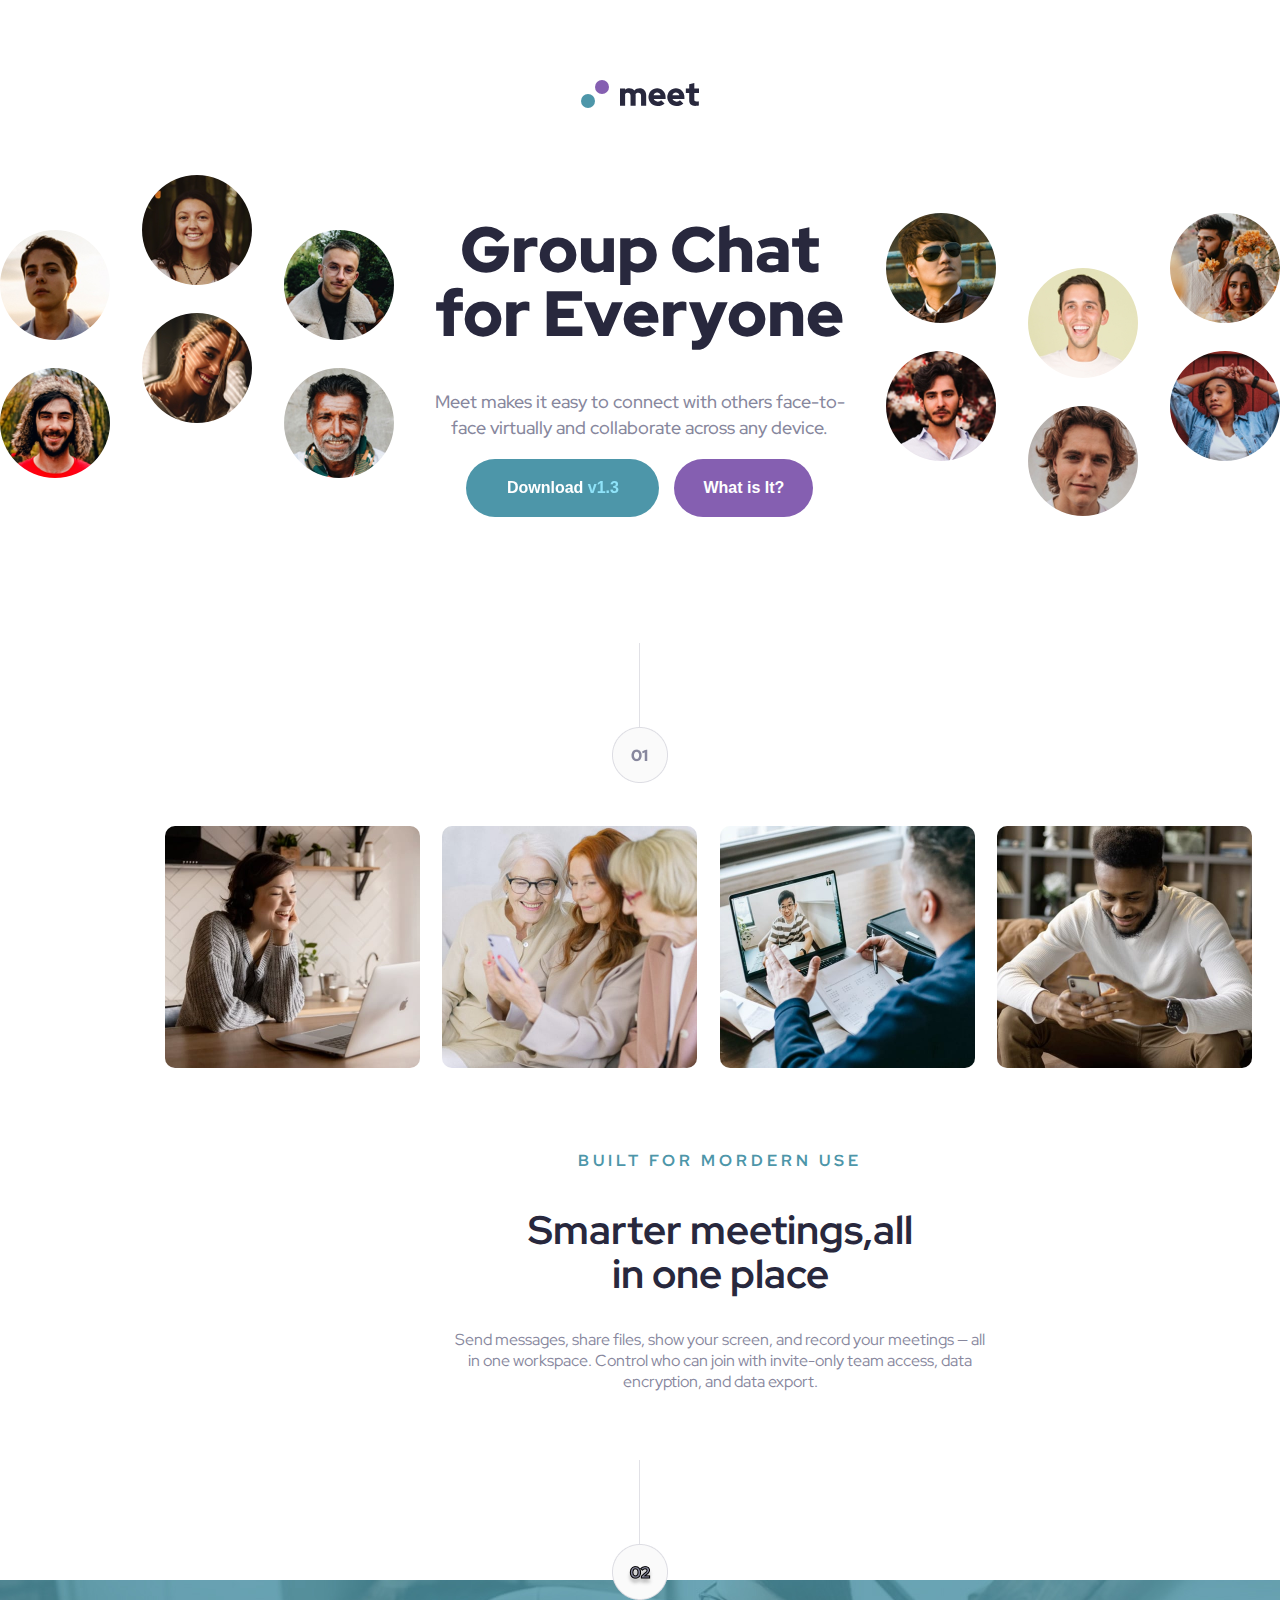
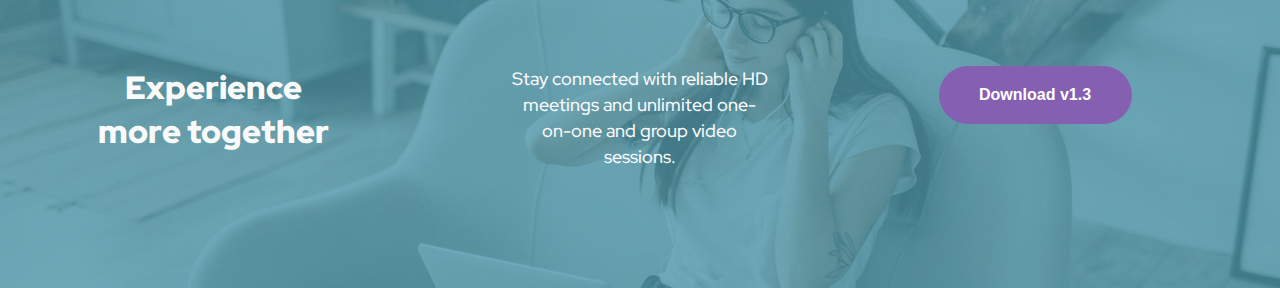
<file: index.html>
<!DOCTYPE html>
<html lang="en">

<head>
  <link href="https://fonts.googleapis.com/css2?family=Red+Hat+Display&display=swap" rel="stylesheet" />
  <link href="https://fonts.googleapis.com/css2?family=Red+Hat+Display:wght@900&display=swap" rel="stylesheet" />
  <meta charset="UTF-8" />
  <meta name="viewport" content="width=device-width, initial-scale=1.0" />
  <link rel="stylesheet" href="style.css" />

  <link rel="icon" type="image/png" sizes="32x32" href="./assets/favicon-32x32.png" />

  <title>Frontend Mentor | Meet landing page</title>
</head>

<body>
  <div class="main">
    <div class="logo"><img class="meetlogo" src="assets/logo.svg" alt="logo" /></div>

    <div class="hero-section">
        
      <div class="column1">
        <img src="assets/desktop/image-hero-left.png" alt="hero image " />
      </div>
      <div class="column1-tablet"> 
      <img class="heroImage-tablet" src="assets/tablet/image-hero.png" alt="hero image tablet" />
      </div>
      <div class="column2">
        <h1 class="headline-main">Group Chat <br />for Everyone</h1>
        <p class="main-paragraph">
          Meet makes it easy to connect with others face-to-face virtually and
          collaborate across any device.
        </p>
        <div class="buttons">
        <button class="button-one">
          Download <span class="version">v1.3</span>
        </button>
        <button class="what-btn">What is It?</button>
        </div>
      </div>
      <div class="column3">
        <img src="assets/desktop/image-hero-right.png" alt="hero image" />
      </div>
    </div>

    <div class="divider">
      <img class="icon-divider1" src="assets/desktop/icon1.png" alt="divider-icon" />
    </div>

    <div class="products-section">
      <div class="first-product">
        <img class="first-image" src="assets/desktop/image-woman-in-videocall.jpg" alt="woman in video call" />
      </div>
      <div class="second-product">
        <img class="second-image" src="assets/desktop/image-women-videochatting.jpg" alt="woman video chatting" />
      </div>
      <div class="third-product">
        <img class="thrid-image" src="assets/desktop/image-men-in-meeting.jpg" alt="men in a meeting" />
      </div>
      <div class="fourth-product">
        <img class="fourth-image" src="assets/desktop/image-man-texting.jpg" alt="man video texting" />
      </div>
    </div>

    <div class="purpose-section">
      <h3 class="subheading">BUILT FOR MORDERN USE</h3>
      <h2 class="headline">
        Smarter meetings,all</br> 
        in one place
      </h2>
      <div class="purpose-content"> <p class="paragraph-text">
        Send messages, share files, show your screen, and record your meetings
        — all in one workspace. Control who can join with invite-only team
        access, data encryption, and data export.
      </p></div>
    </div>

    <div class="divider" class="divider2" >
      <img class="icon-divider2" src="assets/desktop/icon2.png" alt="divider-icon" />
    </div>

    <footer class="footer">
      <div class="footer-column1">
        <div class="footer-headline"><h2 class="footer-header">Experience more together</h2>
      </div>
    </div>
      <div class="footer-column2">
        <p>
          Stay connected with reliable HD meetings and unlimited one-on-one
          and group video sessions.
        </p>
      </div>
      <div class="footer-column3">
        <button>Download <span class="footer-version">v1.3</span></button>
      </div>
    </footer>
  </div>




</body>

</html>
</file>
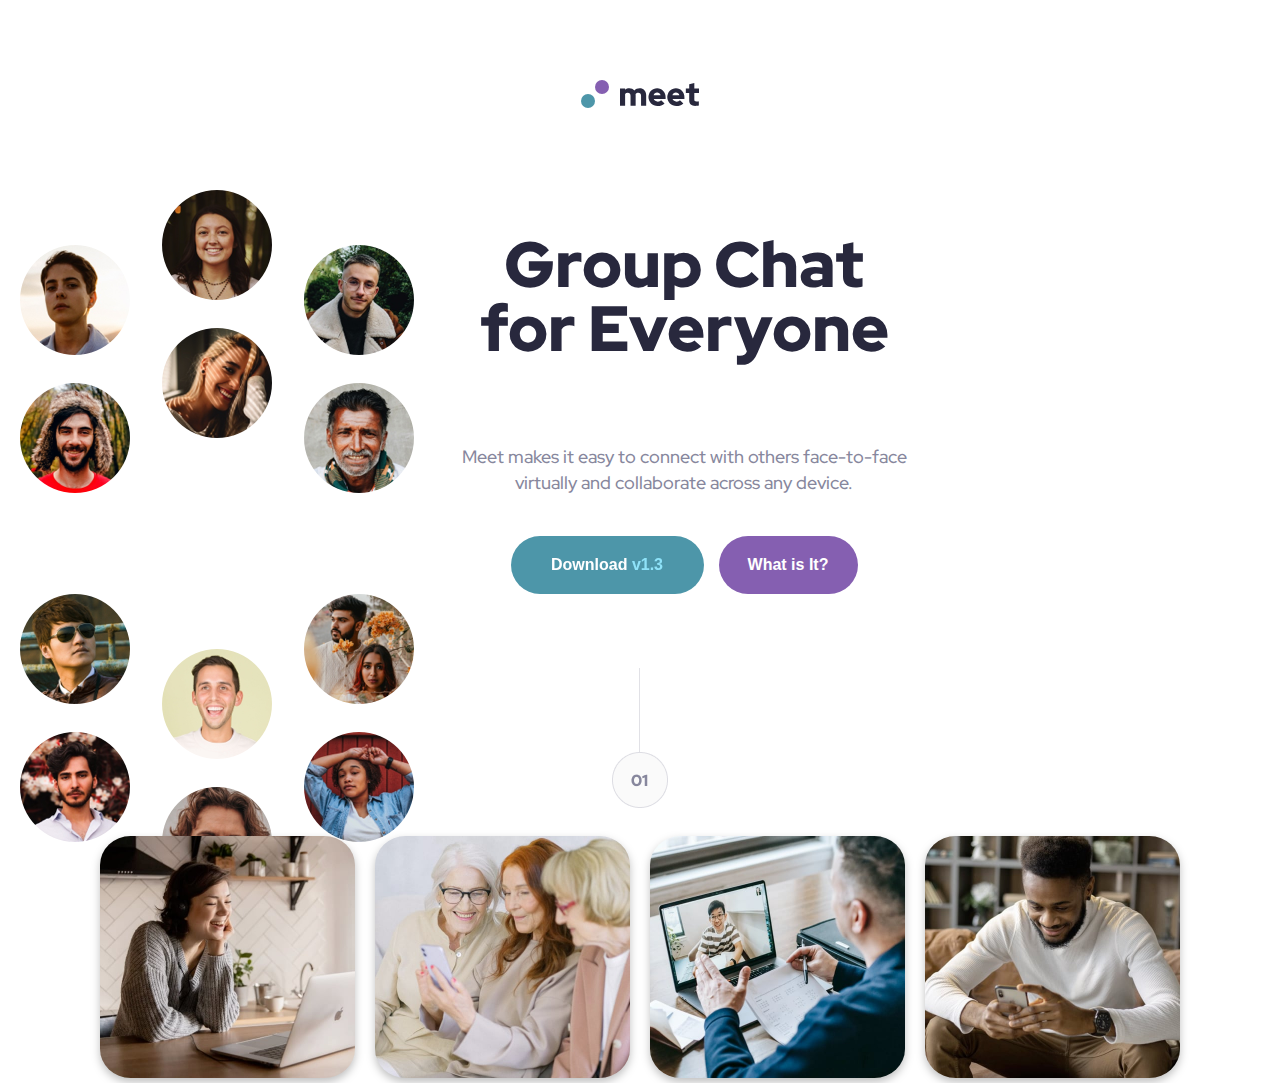
<file: new.html>
<!DOCTYPE html>
<html lang="en">

<head>
  <link href="https://fonts.googleapis.com/css2?family=Red+Hat+Display&display=swap" rel="stylesheet" />
  <link href="https://fonts.googleapis.com/css2?family=Red+Hat+Display:wght@900&display=swap" rel="stylesheet" />
  <meta charset="UTF-8" />
  <meta name="viewport" content="width=device-width, initial-scale=1.0" />
  <link rel="stylesheet" href="new.css" />

  <link rel="icon" type="image/png" sizes="32x32" href="./assets/favicon-32x32.png" />

  <title>Frontend Mentor | Meet landing page</title>
</head>

<body>
  <!-- <div class="main">
    <div class="logo"><img class="meetlogo" src="assets/logo.svg" alt="logo" /></div>

    <div class="hero-section">
        
      <div class="column1">
        <img src="assets/desktop/image-hero-left.png" alt="hero image " />
      </div>
      <div class="column1-tablet"> 
      <img class="heroImage-tablet" src="assets/tablet/image-hero.png" alt="hero image tablet" />
      </div>
      <div class="column2">
        <h1 class="headline-main">Group Chat <br />for Everyone</h1>
        <p class="main-paragraph">
          Meet makes it easy to connect with others face-to-face virtually and
          collaborate across any device.
        </p>
        <button class="button-one">
          Download <span class="version">v1.3</span>
        </button>
        <button class="what-btn">What is It?</button>
      </div>
      <div class="column3">
        <img src="assets/desktop/image-hero-right.png" alt="hero image" />
      </div>
    </div>

    <div class="divider">
      <img class="icon-divider1" src="assets/desktop/icon1.png" alt="divider-icon" />
    </div>

    <div class="products-section">
      <div class="first-product">
        <img class="first-image" src="assets/desktop/image-woman-in-videocall.jpg" alt="woman in video call" />
      </div>
      <div class="second-product">
        <img class="second-image" src="assets/desktop/image-women-videochatting.jpg" alt="woman video chatting" />
      </div>
      <div class="third-product">
        <img class="thrid-image" src="assets/desktop/image-men-in-meeting.jpg" alt="men in a meeting" />
      </div>
      <div class="fourth-product">
        <img class="fourth-image" src="assets/desktop/image-man-texting.jpg" alt="man video texting" />
      </div>
    </div>

    <div class="purpose-section">
      <h3 class="subheading">BUILT FOR MORDERN USE</h3>
      <h2 class="headline">
        Smarter meetings, all<br />
        in one place
      </h2>
      <p class="paragraph-text">
        Send messages, share files, show your screen, and record your meetings
        — all in one workspace. Control who can join with invite-only team
        access, data encryption, and data export.
      </p>
    </div>

    <div class="divider" class="divider2" >
      <img class="icon-divider2" src="assets/desktop/icon2.png" alt="divider-icon" />
    </div>

    <footer class="footer">
      <div class="footer-column1">
        <h2 class="footer-header">Experience more together</h2>
      </div>
      <div class="footer-column2">
        <p>
          Stay connected with reliable HD meetings and unlimited one-on-one
          and group video sessions.
        </p>
      </div>
      <div class="footer-column3">
        <button>Download <span class="footer-version">v1.3</span></button>
      </div>
    </footer>
  </div> -->

  <div class="main">
    <div class="head">
      <img class="meetlogo" src="assets/logo.svg" alt="logo" />
    </div>
    <div class="hero-section">
      <div class="first-section">
        <img class="Desktop-Hero-Image" src="assets/desktop/image-hero-left.png" alt="">
        <img class="Tablet-Image" src="assets/tablet/image-hero.png" alt="">
      </div>
      <div class="second-section">
        <h1 class="headline-main">Group Chat <br />for Everyone</h1>
        <p class="main-paragraph">
          Meet makes it easy to connect with others face-to-face virtually and
          collaborate across any device.
        </p>
        <div class="buttons">
          <button class="button-one">
            Download <span class="version">v1.3</span>
          </button>
          <button class="what-btn">What is It?</button>
        </div>
      </div>
      <div class="third-section">
        <img class="Desktop-Hero-Image" src="assets/desktop/image-hero-right.png" alt="hero image" />
      </div>
    </div>
  </div>
  <div class="divider">
    <img class="icon-divider1" src="assets/desktop/icon1.png" alt="divider-icon" />
  </div>

  <div class="products-section">
    <div class="first-product">
      <img class="first-image product-img" src="assets/desktop/image-woman-in-videocall.jpg" alt="woman in video call" />
    </div>
    <div class="second-product">
      <img class="second-image product-img" src="assets/desktop/image-women-videochatting.jpg" alt="woman video chatting" />
    </div>
    <div class="third-product">
      <img class="thrid-image product-img" src="assets/desktop/image-men-in-meeting.jpg" alt="men in a meeting" />
    </div>
    <div class="fourth-product">
      <img class="fourth-image product-img" src="assets/desktop/image-man-texting.jpg" alt="man video texting" />
    </div>
  </div>
  <!-- <div class="purpose-section">
    <h3 class="subheading">BUILT FOR MORDERN USE</h3>
    <h2 class="headline">
      Smarter meetings, all<br />
      in one place
    </h2>
    <p class="paragraph-text">
      Send messages, share files, show your screen, and record your meetings
      — all in one workspace. Control who can join with invite-only team
      access, data encryption, and data export.
    </p>
  </div> -->

  <!-- <div class="divider" class="divider2" >
    <img class="icon-divider2" src="assets/desktop/icon2.png" alt="divider-icon" />
  </div> -->

  </div>
</body>

</html>
</file>
<file: style.css>
body {
  padding: 0;
  margin: 0;
  font-family: "Red Hat Display";
}

.logo {
  margin-top: 80px;
  margin-bottom: 62px;
  text-align: center;
}

.column1-tablet {
  display: none;
}

.hero-section {
  display: flex;
  height: 358px;
  margin-bottom: 110px;
}

.headline-main {
  color: #28283d;
  font-style: normal;
  font-weight: 900;
  font-size: 64px;
  line-height: 64px;
  text-align: center;
}

.main-paragraph {
  font-style: normal;
  font-weight: 500;
  font-size: 18px;
  line-height: 26px;

  text-align: center;

  color: #87879d;
}

.button-one {
  filter: drop-shadow(0px 8px 4px rgba(255, 255, 255, 0.25));
  width: 193px;
  height: 58px;
  background: #4d96a9;
  border-radius: 29px;
  color: white;
  font-style: normal;
  font-weight: 900;
  font-size: 16px;
  line-height: 26px;
  margin-right: 12px;
  border: none;
}

.version {
  color: #8fe3f9;
}

.what-btn {
  width: 139px;
  height: 58px;
  background: #855fb1;
  border: none;
  border-radius: 29px;
  color: white;
  font-style: normal;
  font-weight: 900;
  font-size: 16px;
  line-height: 26px;
}

.column1 {
  width: 33.33%;
  text-align: left;
}

.column2 {
  width: 33.33%;
  /* for 3 equal-width columns */
  text-align: center;
}

.column3 {
  margin-top: 3%;
  text-align: right;
  width: 33.33%;
}

.divider {
  text-align: center;
}

.purpose-section {
  width: 540px;
  height: 240px;
  text-align: center;
  margin: auto;
  margin-bottom: 72px;
  margin-top: -5%;
}

/*
Products Section
*/

.products-section img {
  width: 255px;
  height: 242px;

  /* filter: drop-shadow(0px 4px 4px rgba(0, 0, 0, 0.25)); */
  border-radius: 10px;
}

.products-section {
  display: flex;
  /* or display: grid */
  height: 242px;
  text-align: center;
  margin-top: 3%;
  width: 1110px;
  margin-left: 12%;
}

.first-product {
  width: 25%;
  border-radius: 10%;
}

.second-product {
  width: 25%;
  border-radius: 10%;
}

.third-product {
  width: 25%;
  border-radius: 10%;
}

.fourth-product {
  width: 25%;
  border-radius: 10%;
}

.purpose-section {
  width: 540px;
  height: 240px;
  text-align: center;
  margin-left: 450px;
  margin-top: 80px;
}

.purpose-section p {
  color: #87879d;
}

.subheading {
  font-size: 16px;
  line-height: 26px;
  letter-spacing: 4px;
  color: #4d96a9;
}

.headline {
  font-size: 40px;
  line-height: 44px;
  text-align: center;
  color: #28283d;
  text-align: center;
}

.icon-divider2 {
  margin-bottom: -25px;
}

.footer {
  display: flex;
  /* or display: grid */
  height: 308px;
  background-image: url("assets/desktop/footer.jpg");
}

.footer-column1 {
  width: 33.33%;

  text-align: center;
}

.footer-column1 h2 {
  font-size: 32px;
  line-height: 44px;
  color: #fafafa;
  text-align: center;
  font-weight: 900;
  margin: 20%;
}

.footer-column2 p {
  font-size: 18px;
  color: #fafafa;
  text-align: center;
  font-weight: 500;
  margin: 20%;
  font-style: medium;
  line-height: 26px;
}

.footer-column3 button {
  width: 193px;
  height: 58px;
  border-radius: 29px;
  background-color: #855fb1;
  text-align: center;
  color: white;
  font-size: 16px;
  font-weight: 900;
  margin: 20%;
  border: none;
}

.footer-column2 {
  width: 33.33%;
}

.footer-column3 {
  width: 33.33%;
}

@media (max-width: 768px) {
  body {
    display: flex;
    margin: 0;
  }

  .logo {
    text-align: center;
  }

  .hero-section {
   display: inline-block;
  }

  .column1-tablet {
    display: inline;
    width: 830px;
    /* text-align: left; */
  }

  .heroImage-tablet {
    
    display: flex;
    justify-content: center;
    align-items: center;
    width: 830px;
    height: 303px;
    margin: auto;
  }

  .column1 {
    display: none;
  }

  .column2 {
    width: 457px;
    height: 262px;
    text-align: center;
    margin: auto;
    margin-top: 72px;
    margin-bottom: 80px;
  }

  .headline-main {
    color: #28283d;
    font-style: normal;
    font-weight: 900;
    font-size: 48px;
    line-height: 48px;
    text-align: center;
    margin-bottom: 24px;
  }

  .main-paragraph {
    font-style: normal;
    font-weight: 500;
    font-size: 16px;
    line-height: 26px;
  
    text-align: center;
  
    color: #87879d;
    width: 457px;
    height: 52px;
    margin-bottom: 32px;
  }

  .column3 {
    display: none;
  }

  .button-one {
    width: 193px;
    height: 58px;
    font-size: 16px;
    line-height: 26px;
    border-radius: 29px;
  }

  .what-btn {
    width: 139px;
    height: 58px;
    font-size: 16px;
    border-radius: 29px;
  }

  /* .buttons {
    display: flex;
    flex-direction: column;
    gap: 13px;
    align-items: center;
  } */

  .icon-divider1 {
    margin-top: 104px;
    margin-bottom: 64px;
  }

  .products-section {
    display: flex;
    gap: 11px;
    margin: auto;
    width: 689px;
    height: 156px;
    margin-bottom: 48px;
  }

  .products-section img {
    width: 164px;
    height: 156px;
    margin: auto;
    filter: drop-shadow(0px 4px 4px rgba(0, 0, 0, 0.25));
    border-radius: 10px;
  }

  .purpose-section {
    text-align: center;
    margin-top: 80px;
    margin: auto;
    width: 573px;
    height: 240px;
  }


  .subheading {
    margin: auto;
    font-size: 16px;
    line-height: 26px;
    font-weight: 900;
    letter-spacing: 4px;
    color: #4d96a9;
    width: 296px;
    height: 26px;
    text-align: center;
    margin-bottom: 16px;
  }

  .headline {
  margin: auto;
    font-size: 40px;
    line-height: 44px;
    text-align: center;
    color: #28283d;
    text-align: center;
    width: 445px;
    height: 88px;
    margin-top: 24px;
    margin-bottom: 32px;
  }

  /* .purpose-content{
  width: 330px;
margin-left: 40px; 
 height: auto;
 text-align: center;
} */

  .purpose-section p {
    margin: 0;
    color: #87879d;
    font-size: 16px;
    font-weight: 500;
    line-height: 26px;
    text-align: center;
    width: 573px;
    height: 78px;
    margin-bottom: 80px;
  }



  .footer {
    display: flex;
    flex-direction: column;
    justify-content: center;
    align-items: center;
    background-image: url("assets/desktop/footer.jpg");
    text-align: center;
    width: 100%;
    height: 482px;
    margin: auto;
    background-size: cover;
    background-position: center;

    align-items: center;
  }



  .footer-column1 h2 {
    margin: auto;
    font-size: 40px;
    line-height: 44px;
    color: #fafafa;
    font-weight: 900;
     width: 457px;

     margin-left: -80px;
     margin-top: 92px;
    /* height: 88px; */
   
    
  }

  .footer-column2 p {
    font-size: 18px;
    color: #fafafa;
    margin: auto;
     font-style: medium;
    line-height: 26px;
    width: 573px;
    height: 52px;
    font-weight: 500;
    margin-top: 32px; 
    margin-left: -120px;
    margin-bottom: 40px;
  }

  .footer-column3 button {
    margin-top: 40px;
    font-size: 16px;
    width: 193px;
    height: 58px;
    border-radius: 49px;
    background-color: #855fb1;
    text-align: center;
    color: white;
    margin: auto;
    font-weight: 900;
  
  }

  .footer-version {
    color: #d9b8ff;
  }



}

@media (max-width: 567px) {
  .main {
    margin: 0;
    padding: 0;
    border: 0;
  }

  .heroImage-tablet {
    margin: 0;
    width: 100%;
    height: auto;
    border: none;
  }

  .logo {
    margin-top: 50px;
    margin-bottom: 62px;
    text-align: center;
  }

  .column2 {
    width: 100%;
    margin: 0;
    display: flex;
    flex-direction: column;
    align-items: center;
  }

  .icon-divider1 {
    margin-top: 104px;
    margin-bottom: 64px;
  }

  .headline-main {
    color: #28283d;
    /* font-style: normal; */
    font-weight: 900;
    font-size: 40px;
    line-height: 44px;
    text-align: center;
    width: 327px;
    height: 88px;
  }

  .main-paragraph {
    font-size: 16px;
    font-weight: 500;
    line-height: 26px;
    width: 327px;
    height: 78px;
  }

  .button-one {
    width: 193px;
    height: 58px;
    font-size: 16px;
    line-height: 26px;
    border-radius: 29px;
  }

  .what-btn {
    width: 139px;
    height: 58px;
    font-size: 16px;
    border-radius: 29px;
  }

  .buttons {
    display: flex;
    flex-direction: column;
    gap: 13px;
    align-items: center;
  }

  .products-section {
    width: 327px;
    height: 310px;

    display: flex;
    justify-content: space-between;
    align-content: space-between;
    flex-direction: row;
    flex-wrap: wrap;
    /* margin-bottom: 100px; */
    margin: auto;
  }

  .first-product {
    width: 151px;
    height: 143px;
  }

  .second-product {
    width: 151px;
    height: 143px;
  }

  .third-product {
    width: 151px;
    height: 143px;
  }

  .fourth-product {
    width: 151px;
    height: 143px;
  }

  .products-section img {
    width: 151px;
    height: 143px;

    filter: drop-shadow(0px 4px 4px rgba(0, 0, 0, 0.25));
    border-radius: 10px;
  }

  .subheading {
    font-size: 16px;
    line-height: 26px;
    font-weight: 900;
    letter-spacing: 4px;
    color: #4d96a9;
    width: 327px;
    height: 26px;
    text-align: center;
  }

  .headline {
    font-size: 32px;
    line-height: 36px;
    text-align: center;
    color: #28283d;
    text-align: center;
    width: 327px;
    height: 72px;
    margin-top: 24px;
  }

  /* .purpose-content{
  width: 330px;
margin-left: 40px; 
 height: auto;
 text-align: center;
} */

  .purpose-section p {
    margin: 0;
    color: #87879d;
    font-size: 16px;
    font-weight: 500;
    line-height: 26px;
    text-align: center;
    width: 327px;
    height: 130px;
  }

  .purpose-section {
    width: 327px;
    height: 284px;
    margin: auto;
    margin-top: 64px;
  }

  .icon-divider2 {
    margin-top: 64px;
    border-color: none;
  }
  /* FOOTER SECTION */

  .footer {
    display: flex;
    flex-direction: column;
    /* or display: grid */
    width: auto;
    height: 428px;
    margin: auto;
    background-image: url("assets/desktop/footer.jpg");
    background-size: cover;
    background-position: center;

    align-items: center;
  }

  .footer-column1 {
    /* for 3 equal-width columns */
    width: 327px;
    height: 72px;
    text-align: center;
    margin-top: 64px;
  }

  .footer-column2 {
    width: 100%;
    /* for 3 equal-width columns */
  }

  .footer-column3 {
    width: 100%;
    border: none;
    /* for 3 equal-width columns */
  }

  .footer-column1 h2 {
    font-size: 32px;
    line-height: 36px;
    color: #fafafa;
    text-align: center;
    font-weight: 900;
    width: 330px;
    margin: auto;
  }

  .footer-column2 p {
    font-size: 18px;
    color: #fafafa;
    font-style: medium;
    line-height: 26px;
    width: 330px;
    margin: auto;
    font-weight: 500;
    margin-top: 24px;
    margin-bottom: 32px;
  }

  .footer-column3 button {
    width: 193px;
    height: 58px;
    border-radius: 49px;
    background-color: #855fb1;
    text-align: center;
    color: white;
    font-size: 16px;
    font-weight: 900;
    margin-top: 32px;
    border: none;
  }

  .footer-version {
    color: #d9b8ff;
  }
}
</file>
<file: new.css>
body {
  padding: 0;
  margin: 0;
  font-family: "Red Hat Display";
  background-color: white;
}

.head{
  display: flex;
  justify-content:center ;
}

.Tablet-Image{
  display: none;
}

.meetlogo {
  margin-top: 80px;
  margin-bottom: 62px;
  text-align: center;
}

  .hero-section{
    display: flex;
    padding: 10px;
    margin: 10px;
    height: 358px;
    margin-bottom: 110px;
    flex-wrap: wrap;
  }




  .headline-main {
    color: #28283D;
    font-style: normal;
    font-weight: 900;
    font-size: 64px;
    line-height: 64px;
    text-align: center;
  }
  
  
  .main-paragraph {
    font-style: normal;
    font-weight: 500;
    font-size: 18px;
    line-height: 26px;
  padding: 20px;
  margin: 20px;
    text-align: center;
  
    color: #87879D;
  }
  
  .button-one {
    filter: drop-shadow(0px 8px 4px rgba(255, 255, 255, 0.25));
    width: 193px;
    height: 58px;
    background: #4D96A9;
    border-radius: 29px;
    color: white;
    font-style: normal;
    font-weight: 900;
    font-size: 16px;
    line-height: 26px;
    margin-right: 12px;
    border: none;
  
  }
  
  
  
  
  
  
  .version {
    color: #8FE3F9;
  }
  
  .what-btn {
    width: 139px;
    height: 58px;
    background: #855FB1;
    border: none;
    border-radius: 29px;
    color: white;
    font-style: normal;
    font-weight: 900;
    font-size: 16px;
    line-height: 26px;
  }


  .second-section{
    display: flex;
    flex-direction: column;
    align-items: center;
    width: 540px;
    height: auto;
  }

  
.divider{
  display: flex;
  justify-content: center;
  margin-bottom: 30px;
}


.products-section{
  display: flex;
  justify-content: center;
  align-items: center;
  width: 100%;
  gap: 20px;
  height: 242px;
}


.product-img{
  border-radius: 12%;
  width: 255px;
  height: 242px;
  filter: drop-shadow(0px 4px 4px rgba(0, 0, 0, 0.25));
}




/* TABLET VERSION */


 @media (max-width: 768px) {

  body{
    margin: 0;
    padding: 0;
  }

.Desktop-Hero-Image{
  display: none;
}

.Tablet-Image{
  display: flex;
  flex-wrap: wrap;
}

.Tablet-Image{
  width: 100%;
  height: auto;
  border: none;
}

.divider{
  margin-top: 300px;
}

}

.purpose-section {
  display: flex;
  flex-direction: column;
  align-items: center;
 
  margin-top: 100px;
  width: 540px;
  height: 240px;
  text-align: center;
  
  margin-bottom: 72px;

}

/* MOBILE VERSION */

@media (max-width: 567px){
  body{
    margin: 0;
    padding: 0;
  }

.Desktop-Hero-Image{
  display: none;
}

.Tablet-Image{
  display: flex;
  flex-wrap: wrap;
}

.Tablet-Image{
  width: 100%;
  height: auto;
  border: none;
}

.headline-main {
  color: #28283D;
  font-style: normal;
  font-weight: 900;
  font-size: 48px;
  line-height: 64px;
  text-align: center;
}

.main-paragraph {
  font-style: normal;
 
  font-size: 18px;
  line-height: 26px;
 font-weight: 400;
  text-align: center;
margin: 0;
  color: #87879D;
}

.divider{
  margin-top: 230px;
}


.buttons{
  display: flex;
  flex-direction: column;
  gap: 13px;
  align-items: center;
}


.products-section{

  display: grid;
  grid-template-columns: 1fr 1fr ;
  justify-content: center;
  
  
 
  
}


.product-img{

  border-radius: 10%;
  width: 165px;
  height: auto;
  filter: drop-shadow(0px 4px 4px rgba(0, 0, 0, 0.25));
  /* padding: 0;
  margin: 0; */

  
}





}
</file>
